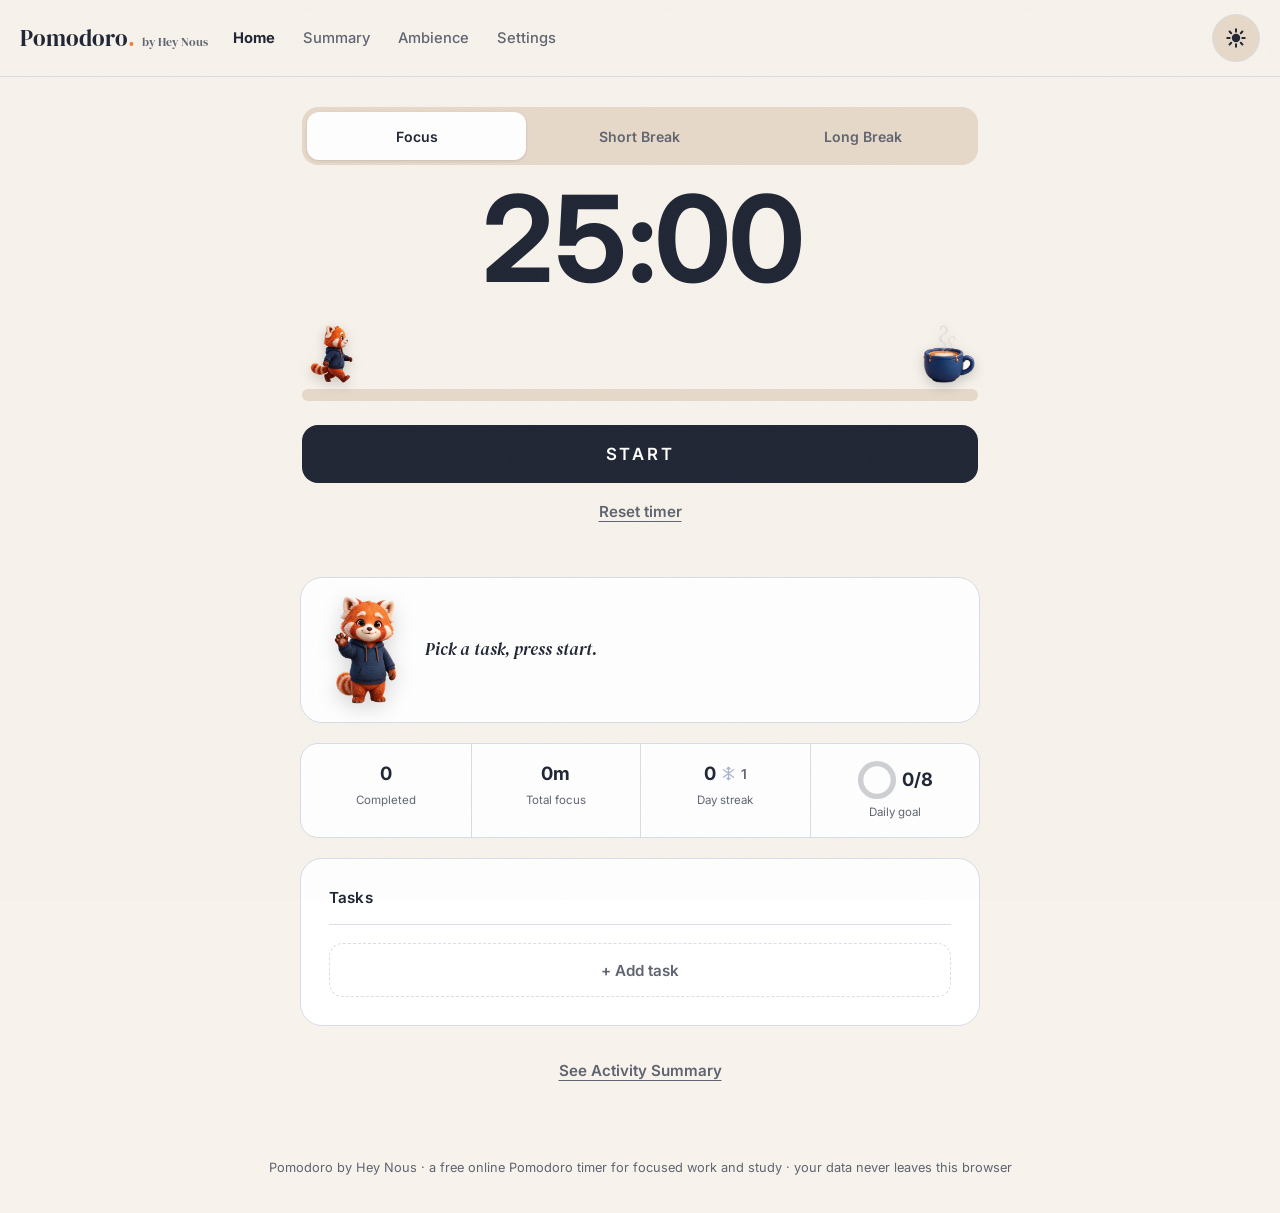
<file: index.html>
<!doctype html>
<html lang="en" data-theme="light">
  <head>
    <meta charset="UTF-8" />
    <meta name="viewport" content="width=device-width, initial-scale=1.0" />
    <meta name="robots" content="index, follow" />
    <link rel="canonical" href="https://pomo.nous.my.id/" />
    <meta
      name="description"
      content="Free online Pomodoro timer by Hey Nous: focus sessions, short and long breaks, tasks, stats, and ambient sound. No account, no tracking, works offline."
    />
    <title>Free Online Pomodoro Timer | Pomodoro by Hey Nous</title>
    <meta property="og:title" content="Free Online Pomodoro Timer | Pomodoro by Hey Nous" />
    <meta
      property="og:description"
      content="Free online Pomodoro timer: focus sessions, breaks, tasks, stats, and ambient sound. No account or tracking required."
    />
    <meta property="og:url" content="https://pomo.nous.my.id/" />
    <meta property="og:type" content="website" />
    <meta property="og:site_name" content="Hey Nous Pomodoro" />
    <meta property="og:image" content="https://pomo.nous.my.id/assets/og-image.png" />
    <meta property="og:image:alt" content="Pomodoro by Hey Nous — a minimal focus timer" />
    <meta property="og:image:width" content="1200" />
    <meta property="og:image:height" content="630" />
    <meta name="twitter:card" content="summary_large_image" />
    <meta name="twitter:image" content="https://pomo.nous.my.id/assets/og-image.png" />
    <meta name="twitter:title" content="Free Online Pomodoro Timer | Pomodoro by Hey Nous" />
    <meta
      name="twitter:description"
      content="Free online Pomodoro timer: focus sessions, breaks, tasks, stats, and ambient sound. No account or tracking required."
    />
    <script type="application/ld+json">
      {
        "@context": "https://schema.org",
        "@type": "WebApplication",
        "name": "Pomodoro by Hey Nous",
        "url": "https://pomo.nous.my.id/",
        "applicationCategory": "Productivity",
        "operatingSystem": "Web browser",
        "description": "Free online Pomodoro timer: focus sessions, short and long breaks, tasks, stats, and ambient sound. No account, no tracking, works offline.",
        "author": { "@type": "Organization", "name": "Hey Nous", "url": "https://nous.my.id/" },
        "offers": { "@type": "Offer", "price": "0", "priceCurrency": "USD" }
      }
    </script>
    <link rel="icon" type="image/svg+xml" href="assets/favicon.svg" />
    <link rel="apple-touch-icon" href="assets/favicon.svg" />
    <meta name="theme-color" content="#F7F3EC" media="(prefers-color-scheme: light)" />
    <meta name="theme-color" content="#0D1220" media="(prefers-color-scheme: dark)" />
    <link rel="manifest" href="manifest.json" />
    <link rel="preconnect" href="https://fonts.googleapis.com" />
    <link rel="preconnect" href="https://fonts.gstatic.com" crossorigin />
    <link
      href="https://fonts.googleapis.com/css2?family=DM+Serif+Display&family=Inter:wght@400;500;600;700&display=swap"
      rel="stylesheet"
    />
    <script type="application/ld+json">
    {
      "@context": "https://schema.org",
      "@type": "WebApplication",
      "name": "Pomodoro by Hey Nous",
      "url": "https://pomo.nous.my.id",
      "description": "Browser-based Pomodoro timer for focused work, study sessions, and task tracking with break cycles, session stats, and no account or tracking required.",
      "applicationCategory": "Productivity",
      "operatingSystem": "Web"
    }
    </script>
    <link rel="stylesheet" href="styles.css" />
    <!-- First-paint mascot poses (cover, walker, goal cup) load non-blocking:
         the timer paints from the small critical stylesheet first. The six
         session-state poses ship in poses-rest.css, lazy-loaded by app.js. -->
    <link rel="preload" href="poses-first.css" as="style" onload="this.onload=null;this.rel='stylesheet'" />
    <noscript><link rel="stylesheet" href="poses-first.css" /></noscript>
  </head>
  <body>
    <header class="topbar">
      <div class="wordmark">Pomodoro<span class="dot">.</span><small>by Hey Nous</small></div>
      <nav class="topnav" id="topnav" aria-label="Primary">
        <button id="navHome" type="button">Home</button>
        <button id="navSummary" type="button">Summary</button>
        <button id="ambienceOpen" type="button" aria-haspopup="dialog">
          <span class="live-dot" aria-hidden="true"></span>Ambience
        </button>
        <button id="settingsOpen" type="button" aria-haspopup="dialog">Settings</button>
      </nav>
      <div class="top-actions">
        <button id="themeToggle" class="theme-icon" type="button" aria-label="Toggle dark mode">
          <svg class="icon-sun" viewBox="0 0 24 24" fill="none" stroke="currentColor" stroke-width="2.2" stroke-linecap="round" aria-hidden="true">
            <circle cx="12" cy="12" r="4.6" fill="currentColor" stroke="none" />
            <path d="M12 2.5v2.6M12 18.9v2.6M2.5 12h2.6M18.9 12h2.6M5 5l1.8 1.8M17.2 17.2L19 19M19 5l-1.8 1.8M6.8 17.2L5 19" />
          </svg>
          <svg class="icon-moon" viewBox="0 0 24 24" fill="currentColor" stroke="none" aria-hidden="true">
            <path d="M21 12.79A9 9 0 1 1 11.21 3a7 7 0 0 0 9.79 9.79z" />
          </svg>
        </button>
        <button id="menuToggle" class="menu-btn" type="button" aria-label="Open menu" aria-expanded="false" aria-controls="topnav">
          <svg viewBox="0 0 24 24" fill="none" stroke="currentColor" stroke-width="2" stroke-linecap="round" aria-hidden="true">
            <path d="M4 7h16M4 12h16M4 17h16" />
          </svg>
        </button>
      </div>
    </header>

    <main class="app">
      <h1 class="visually-hidden">Free Online Pomodoro Timer</h1>
      <div id="timerView">
        <section class="card timer-card" aria-label="Pomodoro timer">
          <div class="seg" role="tablist" aria-label="Timer mode">
            <button class="tab" role="tab" type="button" data-mode="focus" aria-selected="true">Focus</button>
            <button class="tab" role="tab" type="button" data-mode="short" aria-selected="false">Short Break</button>
            <button class="tab" role="tab" type="button" data-mode="long" aria-selected="false">Long Break</button>
          </div>

          <p id="completeBanner" class="complete-banner" role="status" hidden></p>

          <div id="timerDisplay" class="timer" aria-live="polite">25:00</div>

          <div class="journey" aria-label="Timer progress">
            <div class="journey-top">
              <div id="journeyWalker" class="journey-badge walker state-walking" aria-hidden="true">
                <span class="walker-art"></span>
              </div>
              <div class="journey-badge goal" aria-hidden="true">
                <span class="goal-art state-coffeecup"></span>
              </div>
            </div>
            <div class="journey-track">
              <div id="journeyFill" class="journey-fill"></div>
            </div>
          </div>

          <button id="startStop" class="btn-primary" type="button">START</button>
          <button id="resetTimer" class="btn-subtle" type="button">Reset timer</button>
        </section>

        <section class="companion" aria-label="Nous companion">
          <div id="companionArt" class="pose-frame state-cover" aria-hidden="true"></div>
          <p id="companionLine" class="companion-line" aria-live="polite">Pick a task, press start.</p>
        </section>

        <section class="stats" aria-label="Session stats">
          <div class="stat">
            <div class="v" id="completedCount">0</div>
            <div class="l">Completed</div>
          </div>
          <div class="stat">
            <div class="v" id="totalFocus">0m</div>
            <div class="l">Total focus</div>
          </div>
          <div class="stat">
            <div class="v">
              <span id="streakCount">0</span>
              <svg class="freeze" viewBox="0 0 24 24" fill="none" stroke="currentColor" stroke-width="2" stroke-linecap="round" aria-hidden="true" title="Streak freezes left: one per week, bridges a missed day">
                <path d="M12 2v20M4 6l16 12M20 6L4 18M12 2l-2.5 2.5M12 2l2.5 2.5M12 22l-2.5-2.5M12 22l2.5-2.5" />
              </svg>
              <span id="freezeCount" class="freeze-n" title="Streak freezes left: one per week, bridges a missed day">1</span>
            </div>
            <div class="l">Day streak</div>
          </div>
          <div class="stat">
            <div class="v">
              <svg class="ring" viewBox="0 0 44 44" aria-hidden="true">
                <circle cx="22" cy="22" r="18" class="ring-bg" />
                <circle id="goalRingFg" cx="22" cy="22" r="18" class="ring-fg" />
              </svg>
              <span id="goalText">0/8</span>
            </div>
            <div class="l">Daily goal</div>
          </div>
        </section>

        <section class="card" aria-labelledby="tasksTitle">
          <div class="tasks-head">
            <h2 id="tasksTitle">Tasks</h2>
          </div>
          <ul id="taskList" class="task-list"></ul>
          <button id="addTask" class="add-task" type="button">+ Add task</button>
        </section>

        <div class="task-menu" id="taskMenu" hidden role="menu" aria-label="Task options">
          <div class="task-menu-row">
            <span class="task-menu-label">Estimate</span>
            <div class="est">
              <button type="button" id="menuEstMinus" aria-label="Decrease estimate">&#8722;</button>
              <span class="est-n" id="menuEstN">1&#215;</span>
              <button type="button" id="menuEstPlus" aria-label="Increase estimate">+</button>
            </div>
          </div>
          <button type="button" id="menuDelete" class="task-menu-del">Delete task</button>
        </div>

        <button id="openActivitySummary" class="btn-subtle" type="button">See Activity Summary</button>
      </div>

      <section id="activitySummary" class="summary-view" aria-labelledby="activityTitle" hidden>
        <button id="backToTimer" class="back-btn" type="button" aria-label="Back to timer">&#8592;</button>
        <header class="summary-header">
          <h2 id="activityTitle">Activity Summary</h2>
          <button id="summaryReset" class="btn-ghost" type="button">Reset</button>
        </header>

        <div class="metrics">
          <article class="card metric">
            <div class="v" id="summaryHours">--</div>
            <div class="l">Total focus</div>
          </article>
          <article class="card metric">
            <div class="v" id="summaryDays">--</div>
            <div class="l">Days Accessed</div>
          </article>
          <article class="card metric">
            <div class="v" id="summaryStreak">0</div>
            <div class="l">Day Streak</div>
          </article>
        </div>

        <section class="card" aria-labelledby="focusHoursTitle">
          <div class="chart-head">
            <h3 id="focusHoursTitle">Focus Hours</h3>
            <div class="seg seg-sm" role="tablist" aria-label="Activity range">
              <button class="range-tab" type="button" data-range="week" aria-selected="true">Week</button>
              <button class="range-tab" type="button" data-range="month" aria-selected="false">Month</button>
              <button class="range-tab" type="button" data-range="year" aria-selected="false">Year</button>
            </div>
          </div>
          <div class="chart-nav">
            <button id="summaryPrev" class="chev" type="button" aria-label="Previous period">&#8249;</button>
            <span id="summaryPeriod" class="period">This Week</span>
            <button id="summaryNext" class="chev" type="button" aria-label="Next period">&#8250;</button>
          </div>
          <div id="summaryBars" class="bars" aria-label="Focus hours chart"></div>
          <p class="footnote">* Local activity saved in this browser.</p>
        </section>
      </section>
    </main>

    <footer class="footer">Pomodoro by Hey Nous &middot; a free online Pomodoro timer for focused work and study &middot; your data never leaves this browser</footer>

    <div id="summaryConfirmOverlay" class="overlay" hidden>
      <section class="dialog" role="dialog" aria-modal="true" aria-labelledby="summaryConfirmTitle">
        <h3 id="summaryConfirmTitle">Reset activity summary?</h3>
        <p>This will clear the saved focus history and counters.</p>
        <div class="dialog-actions">
          <button id="summaryConfirmCancel" class="btn-ghost" type="button">Cancel</button>
          <button id="summaryConfirmOk" class="btn-primary btn-danger" type="button">Reset</button>
        </div>
      </section>
    </div>

    <div id="ambienceOverlay" class="overlay" hidden>
      <section class="dialog" role="dialog" aria-modal="true" aria-labelledby="ambienceTitle">
        <h3 id="ambienceTitle">Background ambience</h3>
        <p class="dialog-note">Generated on-device &middot; works offline</p>
        <div class="amb-options" role="group" aria-label="Ambience sound">
          <button class="amb-btn" type="button" data-sound="off">Off</button>
          <button class="amb-btn" type="button" data-sound="rain">Rain</button>
          <button class="amb-btn" type="button" data-sound="white">White noise</button>
          <button class="amb-btn" type="button" data-sound="brown">Brown noise</button>
        </div>
        <label class="setting-row">
          <span>Volume</span>
          <span class="inline-input">
            <input id="panelAmbienceVolume" type="range" min="0" max="100" step="1" />
            <output id="panelAmbienceVolumeValue">50</output>
          </span>
        </label>
        <div class="dialog-actions">
          <button id="ambienceClose" class="btn-primary" type="button">Done</button>
        </div>
      </section>
    </div>

    <div id="settingsOverlay" class="overlay" hidden>
      <section class="dialog dialog-wide" role="dialog" aria-modal="true" aria-labelledby="settingsTitle">
        <header class="dialog-head">
          <h2 id="settingsTitle">Settings</h2>
          <button id="settingsClose" class="icon-btn" type="button" aria-label="Close settings">&times;</button>
        </header>
        <form id="settingsForm">
          <section class="settings-section" aria-label="Timer settings">
            <h3>Timer</h3>
            <div class="minutes-grid">
              <label>
                <span>Focus (min)</span>
                <input id="settingFocusMinutes" type="number" min="1" max="180" step="1" />
              </label>
              <label>
                <span>Short break (min)</span>
                <input id="settingShortMinutes" type="number" min="1" max="60" step="1" />
              </label>
              <label>
                <span>Long break (min)</span>
                <input id="settingLongMinutes" type="number" min="1" max="90" step="1" />
              </label>
            </div>
            <label class="setting-row">
              <span>Auto-start breaks</span>
              <input id="settingAutoStartBreaks" class="switch" type="checkbox" />
            </label>
            <label class="setting-row">
              <span>Auto-start pomodoros</span>
              <input id="settingAutoStartPomodoros" class="switch" type="checkbox" />
            </label>
            <label class="setting-row">
              <span>Long break every</span>
              <span class="inline-input">
                <input id="settingLongBreakInterval" class="compact-input" type="number" min="2" max="12" step="1" />
                sessions
              </span>
            </label>
            <label class="setting-row">
              <span>Daily goal</span>
              <span class="inline-input">
                <input id="settingDailyGoal" class="compact-input" type="number" min="1" max="20" step="1" />
                sessions
              </span>
            </label>
          </section>

          <section class="settings-section" aria-label="Task settings">
            <h3>Tasks</h3>
            <label class="setting-row">
              <span>Auto-check first task on focus complete</span>
              <input id="settingAutoCheckTasks" class="switch" type="checkbox" />
            </label>
            <label class="setting-row">
              <span>Move checked tasks to bottom</span>
              <input id="settingCheckToBottom" class="switch" type="checkbox" />
            </label>
          </section>

          <section class="settings-section" aria-label="Sound settings">
            <h3>Sound</h3>
            <label class="setting-row">
              <span>Alarm sound</span>
              <span class="sound-picker">
                <select id="settingAlarmSound"></select>
                <button id="testAlarmSound" class="btn-ghost" type="button">Test</button>
              </span>
            </label>
            <label class="setting-row">
              <span>Alarm volume</span>
              <span class="inline-input">
                <input id="settingAlarmVolume" type="range" min="0" max="100" step="1" />
                <output id="alarmVolumeValue">50</output>
              </span>
            </label>
            <label class="setting-row">
              <span>Ambience</span>
              <select id="settingAmbienceSound">
                <option value="off">Off</option>
                <option value="rain">Rain</option>
                <option value="white">White noise</option>
                <option value="brown">Brown noise</option>
              </select>
            </label>
            <label class="setting-row">
              <span>Ambience volume</span>
              <span class="inline-input">
                <input id="settingAmbienceVolume" type="range" min="0" max="100" step="1" />
                <output id="ambienceVolumeValue">50</output>
              </span>
            </label>
            <p class="dialog-note">Ambience is generated on-device and works offline.</p>
          </section>

          <section class="settings-section" aria-label="Appearance settings">
            <h3>Appearance</h3>
            <div class="setting-row">
              <span>Theme</span>
              <div class="seg seg-sm theme-seg" role="group" aria-label="Theme">
                <button type="button" data-theme-val="light">Light</button>
                <button type="button" data-theme-val="dark">Dark</button>
              </div>
            </div>
            <p class="dialog-note">Follows your system on first visit.</p>
            <label class="setting-row">
              <span>Hour format</span>
              <select id="settingHourFormat">
                <option value="24">24-hour</option>
                <option value="12">12-hour</option>
              </select>
            </label>
            <p class="dialog-note">Tip: press <kbd>Space</kbd> to start or stop the timer.</p>
          </section>

          <section class="settings-section" aria-label="About">
            <h3>About</h3>
            <p>
              Pomodoro by Hey Nous is a focus timer that lives entirely in your browser &mdash;
              no account, no tracking, and your data never leaves this device.
              Your streak is protected by one freeze per week, which bridges a single missed day.
            </p>
            <p class="about-links">
              Related: <a href="https://tool.nous.my.id" target="_blank" rel="noopener">developer tools</a>
              &middot; <a href="https://draw.nous.my.id" target="_blank" rel="noopener">whiteboard</a>
              &middot; <a href="https://nous.my.id" target="_blank" rel="noopener">Hey Nous</a>
            </p>
          </section>
        </form>
      </section>
    </div>

    <script src="app.js"></script>
  </body>
</html>
</file>
<file: styles.css>
/* Pomodoro by Hey Nous — design system (locked tokens) */
:root {
  --bg: #f7f3ec;
  --surface: #ffffff;
  --ink: #1e2433;
  --accent: #e98043;
  --on-accent: #1e2433;
  --chip: #e7d9c9;
  --blue: #a8b6cc;
  --text2: #5f6470;
  --border: #d8dde6;
  --btn-bg: #1e2433;
  --btn-text: #ffffff;
  --shadow: 0 2px 14px rgba(30, 36, 51, 0.06);
  --radius: 22px;
}

html[data-theme="dark"] {
  --bg: #0d1220;
  --surface: #182032;
  --ink: #f5f1e8;
  --accent: #f0904f;
  --on-accent: #0d1220;
  --chip: #26314b;
  --text2: #9aa3b8;
  --border: #2a3450;
  --btn-bg: #f5f1e8;
  --btn-text: #0d1220;
  --shadow: 0 2px 14px rgba(0, 0, 0, 0.35);
}

* {
  box-sizing: border-box;
}

html {
  -webkit-text-size-adjust: 100%;
}

body {
  margin: 0;
  font-family: "Inter", system-ui, -apple-system, "Segoe UI", sans-serif;
  background: var(--bg);
  color: var(--ink);
  font-size: 16px;
  line-height: 1.5;
  min-height: 100vh;
  transition: background 0.25s ease, color 0.25s ease;
}

button {
  font-family: inherit;
  touch-action: manipulation;
}

[hidden] {
  display: none !important;
}

/* ---------- header ---------- */
.topbar {
  position: sticky;
  top: 0;
  z-index: 40;
  display: flex;
  align-items: center;
  justify-content: space-between;
  gap: 12px;
  padding: 14px 20px;
  background: color-mix(in srgb, var(--bg) 88%, transparent);
  -webkit-backdrop-filter: blur(10px);
  backdrop-filter: blur(10px);
  border-bottom: 1px solid var(--border);
}

.wordmark {
  font-weight: 700;
  font-size: 1.15rem;
  letter-spacing: -0.01em;
  white-space: nowrap;
}

.wordmark .dot {
  color: var(--accent);
}

.wordmark small {
  font-weight: 500;
  color: var(--text2);
  font-size: 0.78rem;
  margin-left: 7px;
  white-space: nowrap;
}

.topnav {
  display: flex;
  align-items: center;
  gap: 2px;
}

.topnav > button {
  position: relative;
  background: none;
  border: 0;
  color: var(--text2);
  font-size: 0.92rem;
  font-weight: 500;
  padding: 12px 13px;
  min-height: 48px;
  border-radius: 12px;
  cursor: pointer;
}

.topnav > button:hover {
  color: var(--ink);
  background: var(--chip);
}

.topnav > button.is-active {
  color: var(--ink);
  font-weight: 700;
}

.live-dot {
  display: none;
  width: 8px;
  height: 8px;
  border-radius: 50%;
  background: var(--accent);
  margin-right: 7px;
  vertical-align: 1px;
}

#ambienceOpen.is-live .live-dot {
  display: inline-block;
  animation: pulse 1.6s ease-in-out infinite;
}

@keyframes pulse {
  0%,
  100% {
    opacity: 1;
  }
  50% {
    opacity: 0.35;
  }
}

.theme-icon {
  width: 48px;
  height: 48px;
  padding: 0;
  display: inline-flex;
  align-items: center;
  justify-content: center;
  background: var(--chip);
  border: 1px solid var(--border);
  border-radius: 50%;
  color: var(--ink);
  cursor: pointer;
}

.theme-icon:hover {
  border-color: var(--text2);
}

.theme-icon svg {
  width: 22px;
  height: 22px;
}

html[data-theme="dark"] .icon-sun {
  display: none;
}

html[data-theme="light"] .icon-moon {
  display: none;
}

.top-actions {
  display: flex;
  align-items: center;
  gap: 8px;
  margin-left: auto;
}

.menu-btn {
  display: none;
  width: 48px;
  height: 48px;
  padding: 0;
  align-items: center;
  justify-content: center;
  background: none;
  border: 1px solid var(--border);
  border-radius: 50%;
  color: var(--ink);
  cursor: pointer;
}

.menu-btn svg {
  width: 20px;
  height: 20px;
}

/* ---------- layout ---------- */
.app {
  max-width: 720px;
  margin: 0 auto;
  padding: 24px 20px 64px;
}

.footer {
  text-align: center;
  color: var(--text2);
  font-size: 0.8rem;
  padding: 0 20px 36px;
}

/* ---------- cards ---------- */
.card {
  background: var(--surface);
  border: 1px solid var(--border);
  border-radius: var(--radius);
  padding: 28px;
  margin-bottom: 20px;
  box-shadow: var(--shadow);
  transition: background 0.25s ease, border-color 0.25s ease;
}

.card h2 {
  font-size: 1.05rem;
  font-weight: 700;
  margin: 0;
}

/* ---------- segmented control ---------- */
.seg {
  display: flex;
  background: var(--chip);
  border-radius: 16px;
  padding: 5px;
  gap: 4px;
  margin-bottom: 6px;
}

.seg button {
  flex: 1;
  border: 0;
  background: none;
  border-radius: 12px;
  padding: 12px 6px;
  min-height: 48px;
  font-size: 0.88rem;
  font-weight: 600;
  color: var(--text2);
  cursor: pointer;
}

.seg button[aria-selected="true"] {
  background: var(--accent);
  color: var(--on-accent);
}

.seg-sm button {
  min-height: 44px;
  padding: 10px 12px;
  font-size: 0.82rem;
}

.theme-seg {
  margin-bottom: 0;
  min-width: 190px;
}

/* ---------- timer ---------- */
.timer {
  font-family: "Inter", system-ui, -apple-system, "Segoe UI", sans-serif;
  font-weight: 700;
  font-size: clamp(4.5rem, 20vw, 7.5rem);
  line-height: 1;
  text-align: center;
  margin: 14px 0 26px;
  letter-spacing: -0.03em;
  font-variant-numeric: tabular-nums;
}

/* ---------- journey progress ---------- */
.journey {
  margin-bottom: 4px;
}

.journey-top {
  position: relative;
  height: 64px;
  padding: 0 29px;
}

.journey-badge {
  position: absolute;
  bottom: 6px;
  width: 58px;
  height: 58px;
  background: transparent;
  border: none;
  filter: drop-shadow(0 4px 6px rgba(0, 0, 0, 0.18));
}

.journey-badge span {
  display: block;
  width: 100%;
  height: 100%;
  background-image: var(--nous-image);
  background-size: contain;
  background-repeat: no-repeat;
  background-position: center;
}

.journey-badge.walker {
  left: calc(29px + var(--progress, 0) * (100% - 58px));
  transform: translateX(-50%);
}

@keyframes nous-walk {
  0%, 100% { transform: translateX(-50%) translateY(0) rotate(-4deg); }
  50% { transform: translateX(-50%) translateY(-8px) rotate(4deg); }
}

.journey-badge.walker.is-walking {
  animation: nous-walk 0.55s ease-in-out infinite;
}








.journey-badge.goal {
  right: 0;
}

.journey-track {
  height: 12px;
  border-radius: 999px;
  background: var(--chip);
  overflow: hidden;
}

.journey-fill {
  height: 100%;
  width: 0;
  border-radius: 999px;
  background: var(--accent);
  transition: width 0.3s linear;
}

/* ---------- buttons ---------- */
.btn-primary {
  display: block;
  width: 100%;
  min-height: 58px;
  border: 0;
  border-radius: 16px;
  cursor: pointer;
  background: var(--btn-bg);
  color: var(--btn-text);
  font-size: 1.05rem;
  font-weight: 700;
  letter-spacing: 0.16em;
  margin-top: 24px;
}

.btn-primary:active {
  transform: scale(0.99);
}

.btn-primary.is-stop {
  background: transparent;
  color: var(--ink);
  border: 2px solid var(--ink);
}

.btn-primary.btn-danger {
  background: #c0392b;
  color: #fff;
  margin-top: 0;
  min-height: 52px;
  font-size: 0.95rem;
}

.btn-subtle {
  display: block;
  margin: 4px auto 0;
  min-height: 48px;
  padding: 12px 20px;
  background: none;
  border: 0;
  cursor: pointer;
  color: var(--text2);
  font-size: 0.95rem;
  font-weight: 600;
  text-decoration: underline;
  text-underline-offset: 4px;
}

.btn-subtle:hover {
  color: var(--ink);
}

.btn-ghost {
  min-height: 48px;
  padding: 10px 18px;
  border-radius: 12px;
  border: 1px solid var(--border);
  background: var(--surface);
  color: var(--ink);
  font-size: 0.9rem;
  font-weight: 600;
  cursor: pointer;
}

.btn-ghost:hover {
  background: var(--chip);
}

.btn-ghost:disabled {
  opacity: 0.55;
  cursor: default;
}

.icon-btn {
  width: 48px;
  height: 48px;
  border-radius: 12px;
  border: 1px solid var(--border);
  background: var(--surface);
  color: var(--ink);
  font-size: 1.5rem;
  line-height: 1;
  cursor: pointer;
}

.back-btn {
  width: 52px;
  height: 52px;
  border-radius: 14px;
  border: 1px solid var(--border);
  background: var(--surface);
  color: var(--ink);
  font-size: 1.4rem;
  cursor: pointer;
  margin-bottom: 16px;
}

.back-btn:hover {
  background: var(--chip);
}

/* ---------- companion ---------- */
.companion {
  display: flex;
  align-items: center;
  gap: 18px;
  background: var(--surface);
  border: 1px solid var(--border);
  border-radius: var(--radius);
  padding: 18px 22px;
  margin-bottom: 20px;
  box-shadow: var(--shadow);
  transition: background 0.25s ease, border-color 0.25s ease;
}

.pose-frame {
  width: 84px;
  height: 108px;
  flex: 0 0 84px;
  border-radius: 18px;
  background-color: transparent;
  border: none;
  filter: drop-shadow(0 6px 10px rgba(0, 0, 0, 0.16));
  background-image: var(--nous-image);
  background-size: contain;
  background-repeat: no-repeat;
  background-position: center;
}

.companion-line {
  font-size: 1.02rem;
  font-weight: 500;
  margin: 0;
}

/* ---------- stats ---------- */
.stats {
  display: grid;
  grid-template-columns: repeat(4, 1fr);
  gap: 12px;
  margin-bottom: 20px;
}

.stat {
  background: var(--surface);
  border: 1px solid var(--border);
  border-radius: 18px;
  padding: 16px 6px;
  text-align: center;
  box-shadow: var(--shadow);
  transition: background 0.25s ease, border-color 0.25s ease;
}

.stat .v {
  font-size: 1.15rem;
  font-weight: 700;
  display: flex;
  align-items: center;
  justify-content: center;
  gap: 5px;
}

.stat .l {
  font-size: 0.72rem;
  color: var(--text2);
  margin-top: 4px;
}

.stat .freeze {
  width: 15px;
  height: 15px;
  color: var(--blue);
}

.freeze-n {
  font-size: 0.85rem;
  color: var(--text2);
  font-weight: 600;
}

.ring {
  width: 40px;
  height: 40px;
  transform: rotate(-90deg);
}

.ring-bg {
  fill: none;
  stroke: color-mix(in srgb, var(--text2) 30%, transparent);
  stroke-width: 6;
}

.ring-fg {
  fill: none;
  stroke: var(--accent);
  stroke-width: 6;
  stroke-linecap: round;
  stroke-dasharray: 113.1;
  stroke-dashoffset: 113.1;
  transition: stroke-dashoffset 0.4s ease;
}

/* ---------- tasks ---------- */
.tasks-head {
  margin-bottom: 6px;
}

.task-list {
  list-style: none;
  margin: 0;
  padding: 0;
}

.task {
  display: flex;
  align-items: center;
  gap: 8px;
  padding: 8px 0;
  border-bottom: 1px solid var(--border);
  min-height: 62px;
}

.task:last-child {
  border-bottom: 0;
}

.task.done {
  opacity: 0.62;
}

.check {
  position: relative;
  display: inline-flex;
  flex: 0 0 auto;
  width: 48px;
  height: 48px;
  margin-left: -8px;
  align-items: center;
  justify-content: center;
  cursor: pointer;
}

.check input {
  position: absolute;
  inset: 0;
  opacity: 0;
  cursor: pointer;
  margin: 0;
}

.check .box {
  width: 26px;
  height: 26px;
  border-radius: 9px;
  border: 2px solid var(--border);
  background: var(--surface);
  display: inline-flex;
  align-items: center;
  justify-content: center;
  color: transparent;
  font-weight: 700;
  font-size: 15px;
  transition: background 0.15s ease, border-color 0.15s ease;
  pointer-events: none;
}

.check .box::after {
  content: "\2713";
}

.check input:checked + .box {
  background: var(--ink);
  border-color: var(--ink);
  color: var(--surface);
}

.check input:focus-visible + .box {
  outline: 2px solid var(--accent);
  outline-offset: 2px;
}

.task .txt {
  flex: 1;
  min-width: 0;
  font-size: 0.98rem;
}

.task.done .txt {
  color: var(--text2);
  text-decoration: line-through;
}

.task-input {
  flex: 1;
  min-width: 0;
  border: 0;
  background: none;
  outline: none;
  font: inherit;
  color: var(--ink);
  padding: 14px 0;
}

.task-input::placeholder {
  color: var(--text2);
}

/* estimate stepper */
.est {
  display: inline-flex;
  align-items: center;
  gap: 2px;
  flex: 0 0 auto;
  background: var(--chip);
  border-radius: 999px;
  padding: 3px;
}

.est button {
  width: 34px;
  height: 34px;
  border: 0;
  border-radius: 50%;
  background: var(--surface);
  color: var(--ink);
  font-size: 1.05rem;
  font-weight: 700;
  line-height: 1;
  cursor: pointer;
  display: inline-flex;
  align-items: center;
  justify-content: center;
}

.est button:disabled {
  opacity: 0.35;
  cursor: default;
}

.est .est-n {
  min-width: 40px;
  text-align: center;
  font-size: 0.8rem;
  font-weight: 600;
  color: var(--text2);
}

.task-menu-btn {
  flex: 0 0 auto;
  width: 48px;
  height: 48px;
  display: inline-flex;
  align-items: center;
  justify-content: center;
  background: none;
  border: 0;
  border-radius: 12px;
  color: var(--text2);
  cursor: pointer;
}

.task-menu-btn:hover {
  background: var(--chip);
  color: var(--ink);
}

.task-menu-btn svg {
  width: 20px;
  height: 20px;
}

.task-menu {
  position: fixed;
  z-index: 80;
  width: 248px;
  background: var(--surface);
  border: 1px solid var(--border);
  border-radius: 18px;
  box-shadow: var(--shadow);
  padding: 10px;
}

.task-menu[hidden] {
  display: none;
}

.task-menu-row {
  display: flex;
  align-items: center;
  justify-content: space-between;
  gap: 8px;
  padding: 4px 4px 10px;
}

.task-menu-label {
  font-size: 0.85rem;
  font-weight: 600;
  color: var(--text2);
}

.task-menu-del {
  width: 100%;
  padding: 12px;
  border: 0;
  border-radius: 12px;
  background: none;
  color: #e5484d;
  font: inherit;
  font-size: 0.92rem;
  font-weight: 600;
  text-align: left;
  cursor: pointer;
}

.task-menu-del:hover {
  background: var(--chip);
}


.add-task {
  width: 100%;
  margin-top: 14px;
  min-height: 54px;
  border: 1.5px dashed var(--border);
  border-radius: 14px;
  background: none;
  color: var(--text2);
  font-size: 0.95rem;
  font-weight: 600;
  cursor: pointer;
}

.add-task:hover {
  color: var(--ink);
  border-color: var(--text2);
}

/* ---------- summary ---------- */
.summary-view {
  position: relative;
}

.summary-header {
  display: flex;
  align-items: center;
  justify-content: space-between;
  gap: 12px;
  margin-bottom: 18px;
}

.summary-header h2 {
  margin: 0;
  font-size: 1.4rem;
  letter-spacing: -0.01em;
}

.metrics {
  display: grid;
  grid-template-columns: repeat(3, 1fr);
  gap: 12px;
  margin-bottom: 20px;
}

.metric {
  margin-bottom: 0;
  padding: 22px 12px;
  text-align: center;
}

.metric .v {
  font-size: 1.7rem;
  font-weight: 700;
  letter-spacing: -0.01em;
}

.metric .l {
  font-size: 0.78rem;
  color: var(--text2);
  margin-top: 6px;
}

.chart-head {
  display: flex;
  align-items: center;
  justify-content: space-between;
  gap: 12px;
  flex-wrap: wrap;
  margin-bottom: 16px;
}

.chart-head h3 {
  margin: 0;
  font-size: 1.05rem;
}

.chart-head .seg {
  margin-bottom: 0;
}

.chart-nav {
  display: flex;
  align-items: center;
  justify-content: center;
  gap: 8px;
  margin-bottom: 10px;
}

.chev {
  width: 48px;
  height: 48px;
  border-radius: 12px;
  cursor: pointer;
  border: 1px solid var(--border);
  background: var(--surface);
  color: var(--ink);
  font-size: 1.4rem;
  line-height: 1;
  display: inline-flex;
  align-items: center;
  justify-content: center;
}

.chev:hover {
  background: var(--chip);
}

.period {
  font-weight: 600;
  font-size: 0.95rem;
  min-width: 110px;
  text-align: center;
}

.bars {
  display: flex;
  align-items: stretch;
  gap: 8px;
  min-height: 190px;
  padding-top: 30px;
}

.bar-col {
  position: relative;
  flex: 1;
  display: flex;
  flex-direction: column;
  justify-content: flex-end;
  align-items: center;
  gap: 8px;
  min-width: 0;
  border-radius: 8px;
}

.bar {
  width: 100%;
  max-width: 46px;
  background: var(--accent);
  border-radius: 8px 8px 4px 4px;
  min-height: 6px;
}

.bar-lab {
  font-size: 0.72rem;
  color: var(--text2);
}

.bar-col::after {
  content: attr(data-tip);
  position: absolute;
  bottom: calc(100% + 10px);
  left: 50%;
  transform: translateX(-50%) translateY(4px);
  background: var(--ink);
  color: var(--bg);
  font-size: 0.75rem;
  font-weight: 600;
  padding: 6px 10px;
  border-radius: 8px;
  white-space: nowrap;
  opacity: 0;
  pointer-events: none;
  transition: opacity 0.15s ease, transform 0.15s ease;
  z-index: 5;
}

.bar-col:hover::after,
.bar-col:focus-visible::after {
  opacity: 1;
  transform: translateX(-50%) translateY(0);
}

.bar-col:focus-visible {
  outline: 2px solid var(--accent);
  outline-offset: 2px;
}

.footnote {
  font-size: 0.8rem;
  color: var(--text2);
  margin: 18px 0 0;
}

/* ---------- overlays & dialogs ---------- */
.overlay {
  position: fixed;
  inset: 0;
  z-index: 60;
  background: rgba(13, 18, 32, 0.5);
  display: flex;
  align-items: center;
  justify-content: center;
  padding: 20px;
  overflow-y: auto;
}

.dialog {
  background: var(--surface);
  border: 1px solid var(--border);
  border-radius: var(--radius);
  padding: 28px;
  width: 100%;
  max-width: 440px;
  box-shadow: 0 18px 60px rgba(0, 0, 0, 0.25);
  margin: auto;
}

.dialog-wide {
  max-width: 560px;
  max-height: calc(100vh - 60px);
  overflow-y: auto;
}

.dialog h3 {
  margin: 0 0 6px;
  font-size: 1.15rem;
}

.dialog p {
  margin: 0 0 14px;
  color: var(--text2);
  font-size: 0.92rem;
}

.dialog-note {
  font-size: 0.82rem !important;
  color: var(--text2);
}

.dialog-actions {
  display: flex;
  gap: 10px;
  margin-top: 20px;
}

.dialog-actions .btn-primary,
.dialog-actions .btn-ghost {
  margin-top: 0;
  flex: 1;
}

.dialog-head {
  display: flex;
  align-items: center;
  justify-content: space-between;
  gap: 12px;
  margin-bottom: 18px;
}

.dialog-head h2 {
  margin: 0;
  font-size: 1.35rem;
  letter-spacing: -0.01em;
}

body.modal-open {
  overflow: hidden;
}

/* ---------- settings form ---------- */
.settings-section {
  padding: 18px 0;
  border-bottom: 1px solid var(--border);
}

.settings-section:first-of-type {
  padding-top: 0;
}

.settings-section:last-of-type {
  border-bottom: 0;
  padding-bottom: 0;
}

.settings-section h3 {
  margin: 0 0 14px;
  font-size: 0.8rem;
  font-weight: 700;
  letter-spacing: 0.1em;
  text-transform: uppercase;
  color: var(--text2);
}

.settings-section p {
  font-size: 0.92rem;
  color: var(--ink);
}

.about-links {
  margin-bottom: 0 !important;
}

.about-links a {
  color: var(--accent);
  font-weight: 600;
}

.setting-row {
  display: flex;
  align-items: center;
  justify-content: space-between;
  gap: 14px;
  min-height: 56px;
  padding: 6px 0;
  font-size: 0.95rem;
}

.setting-row > span:first-child {
  flex: 1;
}

.inline-input {
  display: inline-flex;
  align-items: center;
  gap: 8px;
  color: var(--text2);
  font-size: 0.88rem;
}

.minutes-grid {
  display: grid;
  grid-template-columns: repeat(3, 1fr);
  gap: 10px;
  margin-bottom: 10px;
}

.minutes-grid label {
  display: flex;
  flex-direction: column;
  gap: 6px;
  font-size: 0.82rem;
  color: var(--text2);
  font-weight: 600;
}

input[type="number"],
select {
  font: inherit;
  color: var(--ink);
  background: var(--surface);
  border: 1px solid var(--border);
  border-radius: 12px;
  padding: 12px;
  min-height: 48px;
  width: 100%;
}

.compact-input {
  width: 84px !important;
  text-align: center;
}

input[type="range"] {
  accent-color: var(--accent);
  width: 130px;
  min-height: 48px;
}

output {
  font-variant-numeric: tabular-nums;
  font-weight: 600;
  min-width: 34px;
  text-align: right;
}

.sound-picker {
  display: inline-flex;
  align-items: center;
  gap: 8px;
}

.sound-picker select {
  width: auto;
  min-width: 150px;
}

/* toggle switch */
.switch {
  appearance: none;
  -webkit-appearance: none;
  position: relative;
  width: 56px !important;
  height: 32px;
  min-height: 0 !important;
  border-radius: 999px;
  background: var(--chip);
  border: 1px solid var(--border);
  cursor: pointer;
  padding: 0 !important;
  flex: 0 0 auto;
  transition: background 0.2s ease;
}

.switch::after {
  content: "";
  position: absolute;
  top: 3px;
  left: 3px;
  width: 24px;
  height: 24px;
  border-radius: 50%;
  background: var(--surface);
  box-shadow: 0 1px 4px rgba(0, 0, 0, 0.25);
  transition: transform 0.2s ease;
}

.switch:checked {
  background: var(--accent);
  border-color: var(--accent);
}

.switch:checked::after {
  transform: translateX(24px);
}

kbd {
  font-family: inherit;
  font-size: 0.82rem;
  background: var(--chip);
  border: 1px solid var(--border);
  border-bottom-width: 2px;
  border-radius: 6px;
  padding: 2px 7px;
}

/* ---------- ambience ---------- */
.amb-options {
  display: grid;
  grid-template-columns: repeat(2, 1fr);
  gap: 10px;
  margin: 16px 0;
}

.amb-btn {
  min-height: 56px;
  border-radius: 14px;
  border: 1px solid var(--border);
  background: var(--surface);
  color: var(--ink);
  font-size: 0.92rem;
  font-weight: 600;
  cursor: pointer;
}

.amb-btn[aria-pressed="true"] {
  background: var(--accent);
  border-color: var(--accent);
  color: var(--on-accent);
}

/* ---------- responsive ---------- */
@media (max-width: 560px) {
  .app {
    padding: 18px 16px 52px;
  }

  .card {
    padding: 22px 18px;
  }

  .stats {
    grid-template-columns: repeat(2, 1fr);
  }

  .metrics {
    grid-template-columns: repeat(3, 1fr);
    gap: 8px;
  }

  .metric {
    padding: 18px 8px;
  }

  .metric .v {
    font-size: 1.35rem;
  }

  .seg button {
    font-size: 0.78rem;
    padding: 12px 4px;
  }

  .wordmark small {
    display: none;
  }

  .topbar {
    padding: 12px 14px;
  }

  .topnav > button {
    padding: 12px 9px;
    font-size: 0.85rem;
  }

  .menu-btn {
    display: inline-flex;
  }

  .topbar {
    position: sticky;
  }

  .topnav {
    display: none;
    position: absolute;
    top: calc(100% + 6px);
    right: 12px;
    flex-direction: column;
    align-items: stretch;
    gap: 2px;
    min-width: 210px;
    padding: 8px;
    background: var(--surface);
    border: 1px solid var(--border);
    border-radius: 18px;
    box-shadow: var(--shadow);
    z-index: 60;
  }

  .topnav.open {
    display: flex;
  }

  .topnav > button {
    width: 100%;
    text-align: left;
    justify-content: flex-start;
  }

  .bars {
    gap: 5px;
  }

  .bar-lab {
    font-size: 0.62rem;
  }

  .minutes-grid {
    grid-template-columns: 1fr;
  }

  .setting-row {
    align-items: flex-start;
    flex-direction: column;
    gap: 8px;
  }

  .dialog {
    padding: 22px 18px;
  }

  .overlay {
    padding: 12px;
    align-items: flex-end;
  }

  .dialog {
    border-bottom-left-radius: 0;
    border-bottom-right-radius: 0;
    max-width: 100%;
  }
}

@media (prefers-reduced-motion: reduce) {
  *,
  *::before,
  *::after {
    transition: none !important;
    animation: none !important;
  }
}


/* ============ taste pass: human-editorial finish (2026-10-23) ============
   Goal: lose the generic "AI slop" look — sterile flatness, all-sans
   headings, card-everything. Locked color tokens untouched. */

/* 1. Paper grain over everything: kills the sterile digital flatness,
   like ink on paper. 5% is felt, not seen. */
body::after {
  content: "";
  position: fixed;
  inset: 0;
  z-index: 2000;
  pointer-events: none;
  opacity: 0.05;
  background-image: url("data:image/svg+xml,%3Csvg xmlns='http://www.w3.org/2000/svg' width='180' height='180'%3E%3Cfilter id='n'%3E%3CfeTurbulence type='fractalNoise' baseFrequency='0.85' numOctaves='2' stitchTiles='stitch'/%3E%3C/filter%3E%3Crect width='180' height='180' filter='url(%23n)'/%3E%3C/svg%3E");
}

/* 2. Serif wordmark: editorial voice instead of generic bold sans. */
.wordmark {
  font-family: "DM Serif Display", Georgia, serif;
  font-weight: 400;
  font-size: 1.42rem;
  letter-spacing: 0;
}

/* 3. Eyebrow section labels: small caps + letterspacing + hairline rule,
   the way a human editor labels sections — not plain bold headings. */
.card h2 {
  font-size: 0.72rem;
  font-weight: 700;
  text-transform: uppercase;
  letter-spacing: 0.18em;
  color: var(--text2);
}

.tasks-head {
  border-bottom: 1px solid var(--border);
  padding-bottom: 14px;
  margin-bottom: 4px;
}

/* 4. Timer sits on the paper, not in a card: confident, uncluttered hero. */
.timer-card {
  background: transparent;
  border: 0;
  box-shadow: none;
  padding: 6px 2px 22px;
}

/* 5. Serif numerals for stats: tabular editorial figures, not dashboard sans. */
.stat .v,
.metric .v {
  font-family: "DM Serif Display", Georgia, serif;
}

/* 6. Companion speaks in italic serif: a voice, not a UI string. */
.companion-line {
  font-family: "DM Serif Display", Georgia, serif;
  font-style: italic;
  font-size: 1.04rem;
}

/* 7. Tiny craft detail: accent-colored text selection. */
::selection {
  background: var(--accent);
  color: var(--on-accent);
}

/* ============ taste-skill v2 applied (2026-10-23) ============
   Source: github.com/Leonxlnx/taste-skill — app-screens run.
   Adapted: this is a timer app, so the big serif timer stays (the screen's
   one question, answered by its biggest block). Locked tokens untouched. */

/* A. Colour on data, not chrome: the mode switcher goes neutral, the
   orange stays on what it measures (journey progress, goal ring). */
.seg button[aria-selected="true"] {
  background: var(--surface);
  color: var(--ink);
  box-shadow: 0 1px 3px rgba(30, 36, 51, 0.14);
}

/* B. Flat surfaces: 1px borders separate, shadows only on what floats
   (dialog, popover, menus keep theirs). A border or a shadow, never both. */
.card,
.companion {
  box-shadow: none;
}

/* C. Sentence-case section labels (at most one tracked-uppercase label per
   screen): quiet 600-weight labels, hairline rule kept under Tasks. */
.card h2 {
  font-size: 0.95rem;
  font-weight: 600;
  text-transform: none;
  letter-spacing: 0.01em;
  color: var(--ink);
}

/* D. Serif discipline — one face, distinct jobs: wordmark (product face),
   timer (the figure), companion line (the greeting). Stats go back to the
   text face: data reads as type, not decoration. */
.stat .v,
.metric .v {
  font-family: "Inter", system-ui, -apple-system, "Segoe UI", sans-serif;
  font-weight: 700;
}

/* E. Group, don't box: the four stats become one divided strip. */
.stats {
  gap: 0;
  background: var(--surface);
  border: 1px solid var(--border);
  border-radius: 18px;
  overflow: hidden;
}

.stat {
  background: none;
  border: 0;
  border-radius: 0;
  box-shadow: none;
  padding: 16px 6px;
}

.stat + .stat {
  border-left: 1px solid var(--border);
}

/* F. 700 does one job (key figures); the primary action steps to 600. */
.btn-primary {
  font-weight: 600;
}

/* ============ quick wins (post-review fixes, 2026-10-24) ============ */

/* Estimate badge on task rows: visible without opening the menu. */
.task-est {
  flex: 0 0 auto;
  font-size: 0.78rem;
  font-weight: 600;
  color: var(--text2);
  background: var(--chip);
  border-radius: 999px;
  padding: 2px 8px;
  font-variant-numeric: tabular-nums;
}

/* Focus-complete banner: a visible moment, not just a sound. */
.complete-banner {
  margin: 0 0 10px;
  padding: 11px 14px;
  text-align: center;
  font-weight: 600;
  font-size: 0.95rem;
  color: var(--ink);
  background: var(--chip);
  border: 1px solid var(--border);
  border-left: 4px solid var(--accent);
  border-radius: 12px;
}

/* Visually hidden but available to search engines and screen readers. */
.visually-hidden {
  position: absolute;
  width: 1px;
  height: 1px;
  padding: 0;
  margin: -1px;
  overflow: hidden;
  clip: rect(0, 0, 0, 0);
  white-space: nowrap;
  border: 0;
}
</file>
<file: poses-first.css>
/* First-paint Nous poses (companion idle, walker, goal cup). Loaded async via preload. */
.state-cover {
  --nous-image: url("[data-uri]");
}.state-walking {
  --nous-image: url("[data-uri]");
}.state-coffeecup {
  --nous-image: url("[data-uri]");
}
</file>
